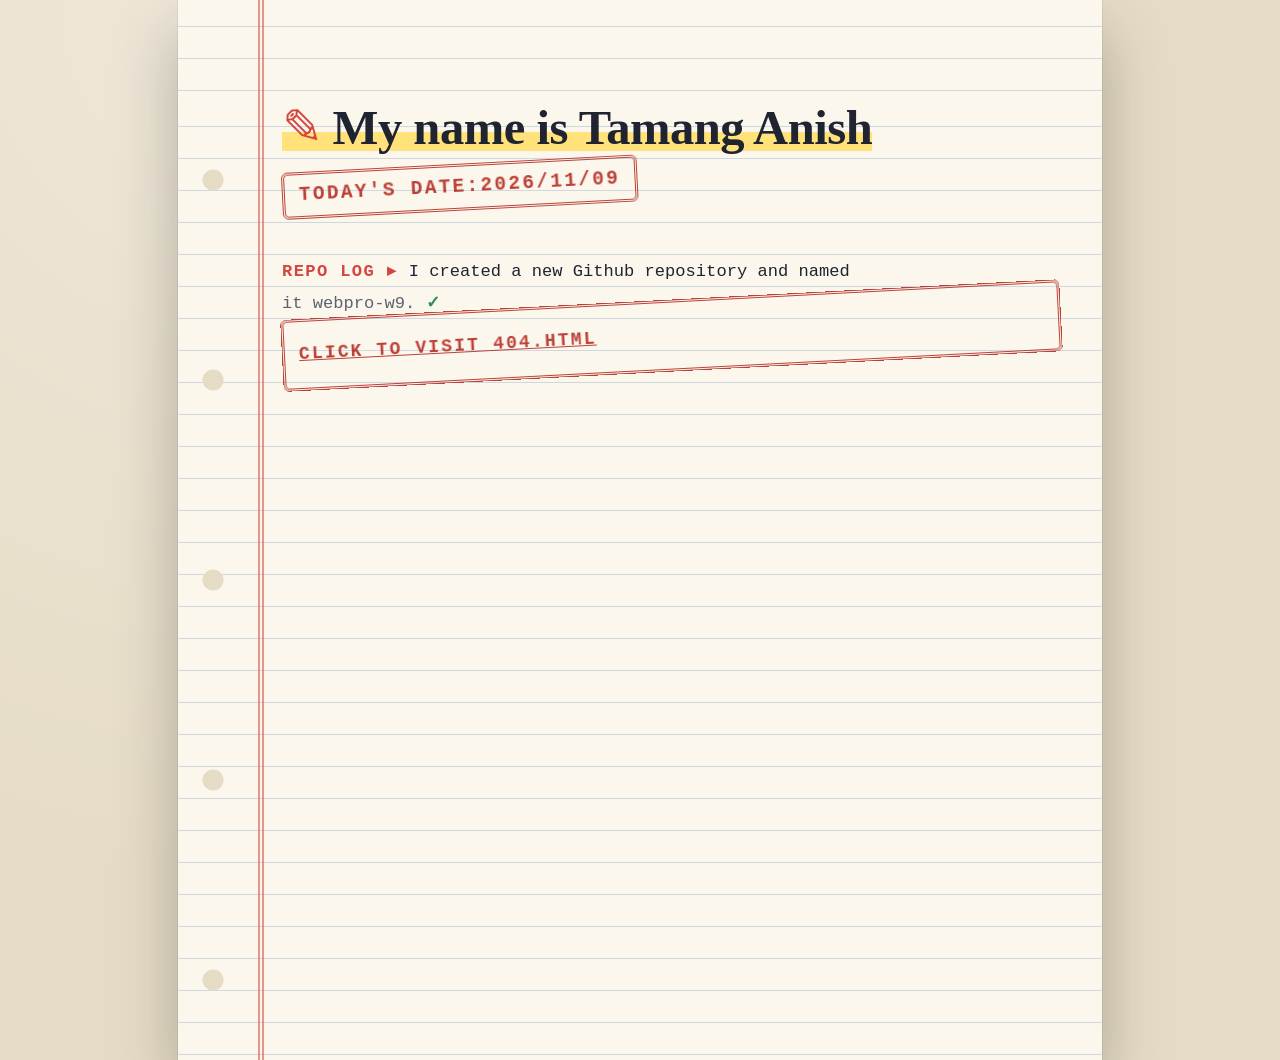
<file: index.html>
<!DOCTYPE html>
<html lang="en">
<head>
	<meta charset="UTF-8">
	<meta name="viewport" content="width=device-width, initial-scale=1.0">
	<title>webpro-w9</title>
    <link rel="stylesheet" href="style.css">
    
    

</head>
<body>
	<p>I created a new Github repository and named it webpro-w9.</p>
    <h1>My name is Tamang Anish<br> <span>Today's date:2026/11/09</span></h1>
	<a href="404.html">click to visit 404.html</a>

</body>
</html>
</file>
<file: style.css>
/* webpro-w9: "school notebook" theme (paper by day, chalkboard by night) */

:root {
    --desk: #e6dcc6;
    --paper: #fbf7ec;
    --ruled: rgba(52, 104, 178, 0.22);
    --margin: rgba(214, 69, 65, 0.55);
    --ink: #1f2430;
    --muted: #5d6270;
    --coral: #d6453f;
    --marker: #ffe27a;
    --stamp: #b3261e;
    --green: #2f8f5b;
    --hole: #e6dcc6;
    --line: 32px; /* one ruled line */
}

@media (prefers-color-scheme: dark) {
    :root {
        --desk: #121a16;
        --paper: #1f2b25;
        --ruled: rgba(255, 255, 255, 0.07);
        --margin: rgba(255, 140, 140, 0.45);
        --ink: #eef2ee;
        --muted: #a9b8ae;
        --coral: #ff8a80;
        --marker: rgba(255, 214, 102, 0.35);
        --stamp: #ffd166;
        --green: #7fe0a4;
        --hole: #121a16;
    }
}

/* ---------- html: the desk ---------- */
html {
    min-height: 100%;
    background:
        radial-gradient(ellipse at 20% 0%, rgba(255, 255, 255, 0.35), transparent 60%),
        var(--desk);
    font-size: 18px;
    scrollbar-color: var(--coral) var(--desk);
    -webkit-text-size-adjust: 100%;
}

::selection {
    background: var(--marker);
    color: #000;
}

/* ---------- body: the notebook page ---------- */
body {
    position: relative;
    display: flex;
    flex-direction: column;
    max-width: 780px;
    min-height: 100vh;
    margin: 0 auto;
    padding: 96px 40px 64px 104px;
    background:
        repeating-linear-gradient(
            to bottom,
            transparent 0 calc(var(--line) - 1px),
            var(--ruled) calc(var(--line) - 1px) var(--line)
        ),
        var(--paper);
    background-position: 0 calc(96px - 1px), 0 0;
    color: var(--ink);
    font-family: Georgia, "Times New Roman", serif;
    line-height: var(--line);
    box-shadow:
        0 0 0 1px rgba(0, 0, 0, 0.06),
        0 30px 60px rgba(0, 0, 0, 0.25);
}

/* red margin line */
body::before {
    content: "";
    position: absolute;
    top: 0;
    bottom: 0;
    left: 80px;
    width: 2px;
    background: var(--margin);
    box-shadow: 4px 0 0 var(--margin);
}

/* binder holes */
body::after {
    content: "";
    position: absolute;
    top: 0;
    bottom: 0;
    left: 22px;
    width: 26px;
    background: radial-gradient(circle at center, var(--hole) 0 10px, transparent 11px) 0 80px / 26px 200px repeat-y;
    pointer-events: none;
}

/* ---------- h1: title (shown first via flex order) ---------- */
h1 {
    order: -1;
    margin: 0 0 var(--line);
    font-size: clamp(2rem, 6.4vw, 2.7rem);
    font-weight: 700;
    line-height: calc(var(--line) * 2);
    letter-spacing: -0.01em;
    color: var(--ink);
}

/* marker highlight on the first line (the name) */
h1::first-line {
    background: linear-gradient(transparent 58%, var(--marker) 58% 92%, transparent 92%);
    letter-spacing: -0.01em;
}

/* little pencil tick before the title */
h1::before {
    content: "\270E";
    margin-right: 10px;
    color: var(--coral);
    font-weight: 400;
}

/* ---------- span: rubber-stamped date ---------- */
h1 span {
    display: inline-block;
    padding: 0 14px;
    border: 3px double var(--stamp);
    border-radius: 6px;
    color: var(--stamp);
    font-family: "Courier New", Courier, monospace;
    font-size: 0.4em;
    font-weight: 700;
    line-height: 2.1;
    letter-spacing: 0.12em;
    text-transform: uppercase;
    vertical-align: middle;
    opacity: 0.88;
    transform: rotate(-3deg);
    transform-origin: left center;
    animation: stamp 0.5s 0.4s cubic-bezier(0.2, 0.9, 0.3, 1.2) both;
}

@keyframes stamp {
    from { opacity: 0; transform: rotate(-12deg) scale(1.9); }
    to   { opacity: 0.88; transform: rotate(-3deg) scale(1); }
}

/* ---------- p: typewritten repo log ---------- */
p {
    margin: 0;
    max-width: 34em;
    font-family: "Courier New", Courier, monospace;
    font-size: 0.95rem;
    line-height: var(--line);
    color: var(--muted);
}

p::before {
    content: "REPO LOG \25B8  ";
    color: var(--coral);
    font-weight: 700;
    letter-spacing: 0.08em;
}

p::after {
    content: "  \2713";
    color: var(--green);
    font-weight: 700;
}

p::first-line {
    color: var(--ink);
}

/* ---------- phones ---------- */
@media (max-width: 600px) {
    html { font-size: 16px; }
    body { padding: 72px 20px 48px 64px; background-position: 0 calc(72px - 1px), 0 0; }
    body::before { left: 46px; }
    body::after { left: 8px; width: 22px; }
}

@media (prefers-reduced-motion: reduce) {
    h1 span { animation: none; }
}

a {
    display: inline-block;
    padding: 14px;
    border: 3px double var(--stamp);
    border-radius: 6px;
    color: var(--stamp);
    font-family: "Courier New", Courier, monospace;
    font-size: 1em;
    font-weight: 700;
    line-height: 2.1;
    letter-spacing: 0.12em;
    text-transform: uppercase;
    vertical-align: middle;
    opacity: 10;
    transform: rotate(-3deg);
    transform-origin: left center;
    animation: stamp 0.5s 0.4s cubic-bezier(0.2, 0.9, 0.3, 1.2) both;

}
</file>
